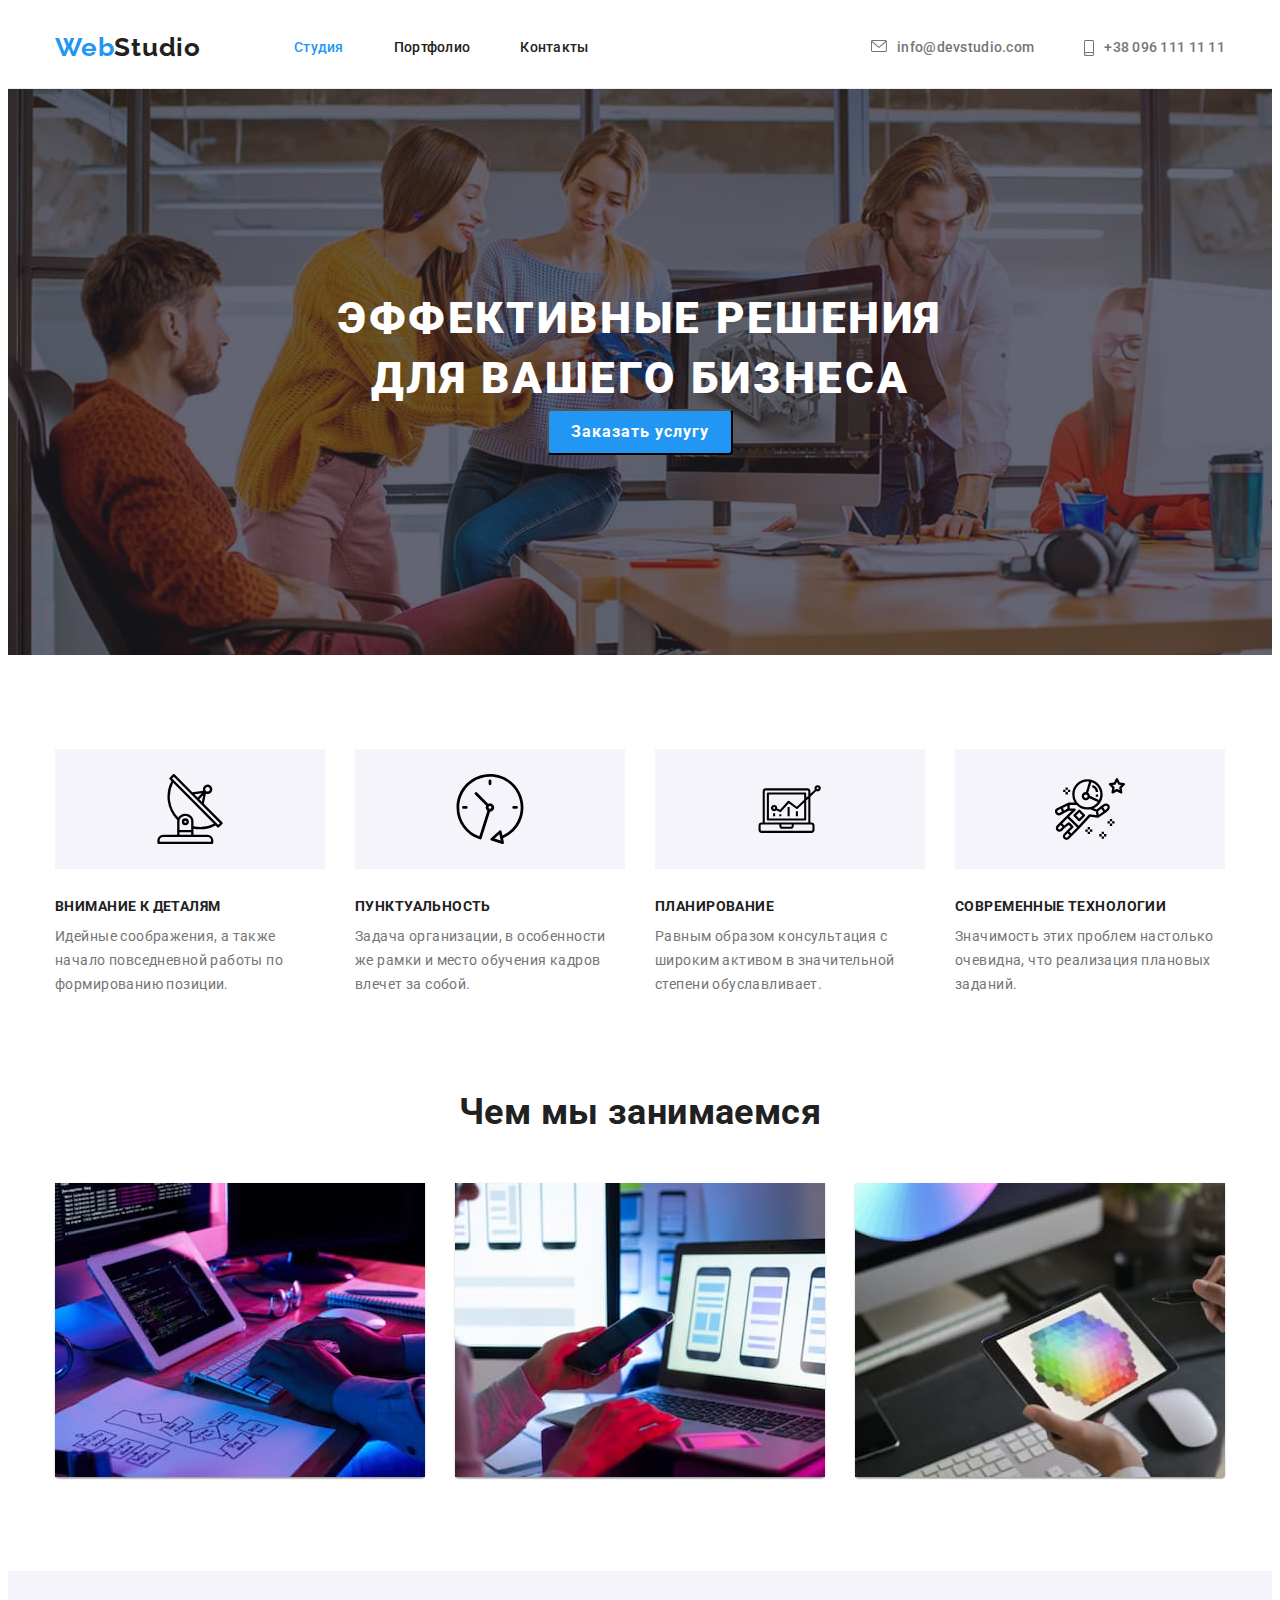
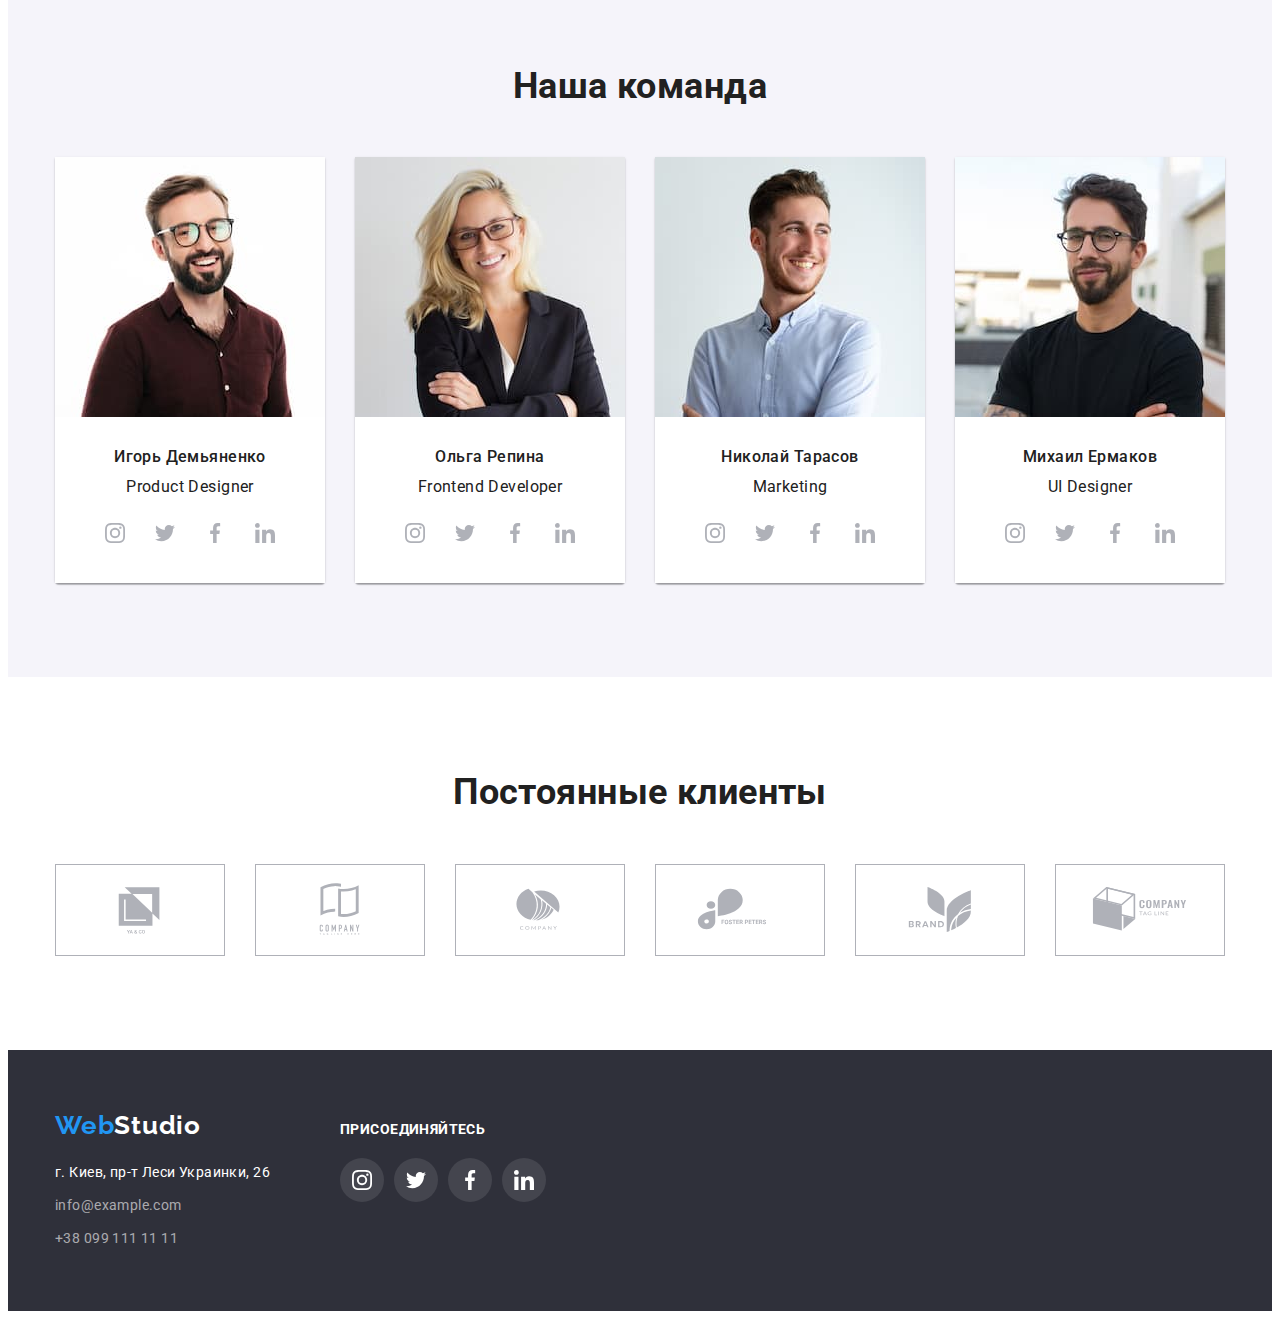
<file: index.html>
<!DOCTYPE html>
<html lang="ru">
  <head>
    <meta charset="UTF-8" />
    <meta http-equiv="X-UA-Compatible" content="IE=edge" />
    <meta name="viewport" content="width=device-width, initial-scale=1.0" />
    <title>Document</title>
    <link
      rel="stylesheet"
      href="https://cdnjs.cloudflare.com/ajax/libs/modern-normalize/1.1.0/modern-normalize.min.css"
      integrity="sha512-wpPYUAdjBVSE4KJnH1VR1HeZfpl1ub8YT/NKx4PuQ5NmX2tKuGu6U/JRp5y+Y8XG2tV+wKQpNHVUX03MfMFn9Q=="
      crossorigin="anonymous"
      referrerpolicy="no-referrer"
    />
    <link rel="stylesheet" href="./css/styles.css" />
    <link rel="preconnect" href="https://fonts.googleapis.com" />
    <link rel="preconnect" href="https://fonts.gstatic.com" crossorigin />
    <link
      href="https://fonts.googleapis.com/css2?family=Raleway:wght@700&family=Roboto:wght@400;500;700;900&display=swap"
      rel="stylesheet"
    />
  </head>

  <body>
    <header class="header">
      <div class="container">
        <!--Робимо верхню рамку-->

        <nav class="nav">
          <a class="logo" href="./index.html" rel="noopener nofollow noreferrer"
            >Web<span class="logo-span">Studio</span></a
          >
          <ul class="nav-list ul">
            <li class="li">
              <a class="navigation-header current" href="./index.html"
                >Студия</a
              >
            </li>
            <li class="li">
              <a class="navigation-header" href="./portfolio.html">Портфолио</a>
            </li>
            <li class="li">
              <a class="navigation-header" href="#">Контакты</a>
            </li>
          </ul>
          <ul class="contacts-list ul">
            <li class="li contacts-icon">
              <a class="navigation-contacts" href="mailto:info@devstudio.com">
                <svg class="contacts-envelope">
                  <use href="./images/icon.svg#icon-envelope"></use>
                </svg>
                info@devstudio.com</a
              >
            </li>
            <li class="li contacts-icon">
              <a class="navigation-contacts" href="tel:+380961111111">
                <svg class="contacts-phone">
                  <use href="./images/icon.svg#icon-smartphone"></use>
                </svg>
                +38 096 111 11 11</a
              >
            </li>
          </ul>
        </nav>
      </div>
    </header>

    <!-- Hero  -->

    <main>
      <section class="hero grey">
        <div class="container">
          <h1 class="hero-header">Эффективные решения для вашего бизнеса</h1>
          <button type="button" class="button primary">Заказать услугу</button>
        </div>
      </section>

      <!-- Описание преимуществ -->

      <section class="advantage">
        <div class="container">
          <h2 hidden>Преимущества</h2>
          <ul class="advant-list li">
            <li class="advant-item">
              <div class="advant-bg">
                <svg class="advant-icon">
                  <use href="./images/icon.svg#icon-antenna-1"></use>
                </svg>
              </div>
              <h3 class="advant-title">ВНИМАНИЕ К ДЕТАЛЯМ</h3>
              <p class="advant-text">
                Идейные соображения, а также начало повседневной работы по
                формированию позиции.
              </p>
            </li>
            <li class="advant-item">
              <div class="advant-bg">
                <svg class="advant-icon">
                  <use href="./images/icon.svg#icon-clock-1"></use>
                </svg>
              </div>
              <h3 class="advant-title">ПУНКТУАЛЬНОСТЬ</h3>
              <p class="advant-text">
                Задача организации, в особенности же рамки и место обучения
                кадров влечет за собой.
              </p>
            </li>
            <li class="advant-item">
              <div class="advant-bg">
                <svg class="advant-icon">
                  <use href="./images/icon.svg#icon-diagram-1"></use>
                </svg>
              </div>
              <h3 class="advant-title">ПЛАНИРОВАНИЕ</h3>
              <p class="advant-text">
                Равным образом консультация с широким активом в значительной
                степени обуславливает.
              </p>
            </li>
            <li class="advant-item">
              <div class="advant-bg">
                <svg class="advant-icon">
                  <use href="./images/icon.svg#icon-astronaut-1"></use>
                </svg>
              </div>
              <h3 class="advant-title">СОВРЕМЕННЫЕ ТЕХНОЛОГИИ</h3>
              <p class="advant-text">
                Значимость этих проблем настолько очевидна, что реализация
                плановых заданий.
              </p>
            </li>
          </ul>
        </div>
      </section>

      <!-- Чем занимаемся -->
      <section class="work">
        <div class="container">
          <h2 class="work-head">Чем мы занимаемся</h2>
          <ul class="work-list li card-set">
            <li class="work-pic card-set-item">
              <img
                src="./images/Coders1.jpg"
                alt="Мы занимаемся кодингом"
                width="370"
                height="294"
              />
            </li>
            <li class="work-pic card-set-item">
              <img
                src="./images/Phones2.jpg"
                alt="Мы занимаемся настройкой телефонов"
                width="370"
                height="294"
              />
            </li>
            <li class="work-pic card-set-item">
              <img
                src="./images/Raduga3.jpg"
                alt="Мы делаем радугу"
                width="370"
                height="294"
              />
            </li>
          </ul>
        </div>
      </section>

      <!--  Команда-->
      <section class="team">
        <div class="container team-container">
          <h2 class="team-header">Наша команда</h2>
          <ul class="team-list li card-set">
            <li class="card-set-item">
              <figure class="team-pic li">
                <img
                  src="./images/Igor2.jpg"
                  alt="Фотография Игоря Демьяненко"
                  width="270"
                  height="260"
                />
                <figcaption class="team-caption">
                  <h3 class="team-title">Игорь Демьяненко</h3>
                  <p lang="en" class="team-par">Product Designer</p>
                  <ul class="li team-sm-list">
                    <li class="sm-item">
                      <a
                        class="team-social-media"
                        href=""
                        target="_blank"
                        rel="noopener noreference"
                      >
                        <svg class="sm-link">
                          <use href="./images/icon.svg#icon-instagram-1"></use>
                        </svg>
                      </a>
                    </li>
                    <li class="sm-item">
                      <a
                        class="team-social-media"
                        href=""
                        target="_blank"
                        rel="noopener noreference"
                      >
                        <svg class="sm-link">
                          <use href="./images/icon.svg#icon-twitter-1"></use>
                        </svg>
                      </a>
                    </li>
                    <li class="sm-item">
                      <a
                        class="team-social-media"
                        href=""
                        target="_blank"
                        rel="noopener noreference"
                      >
                        <svg class="sm-link">
                          <use href="./images/icon.svg#icon-facebook-1"></use>
                        </svg>
                      </a>
                    </li>
                    <li class="sm-item">
                      <a
                        class="team-social-media"
                        href=""
                        target="_blank"
                        rel="noopener noreference"
                      >
                        <svg class="sm-link">
                          <use href="./images/icon.svg#icon-linkedin-1"></use>
                        </svg>
                      </a>
                    </li>
                  </ul>
                </figcaption>
              </figure>
            </li>
            <li class="card-set-item">
              <figure class="team-pic li">
                <img
                  src="./images/Olga2.jpg"
                  alt="Фотография Ольги Репиной"
                  width="270"
                  height="260"
                />
                <figcaption class="team-caption">
                  <h3 class="team-title">Ольга Репина</h3>
                  <p lang="en" class="team-par">Frontend Developer</p>
                  <ul class="li team-sm-list">
                    <li class="sm-item">
                      <a
                        class="team-social-media"
                        href=""
                        target="_blank"
                        rel="noopener noreference"
                      >
                        <svg class="sm-link">
                          <use href="./images/icon.svg#icon-instagram-1"></use>
                        </svg>
                      </a>
                    </li>
                    <li class="sm-item">
                      <a
                        class="team-social-media"
                        href=""
                        target="_blank"
                        rel="noopener noreference"
                      >
                        <svg class="sm-link">
                          <use href="./images/icon.svg#icon-twitter-1"></use>
                        </svg>
                      </a>
                    </li>
                    <li class="sm-item">
                      <a
                        class="team-social-media"
                        href=""
                        target="_blank"
                        rel="noopener noreference"
                      >
                        <svg class="sm-link">
                          <use href="./images/icon.svg#icon-facebook-1"></use>
                        </svg>
                      </a>
                    </li>
                    <li class="sm-item">
                      <a
                        class="team-social-media"
                        href=""
                        target="_blank"
                        rel="noopener noreference"
                      >
                        <svg class="sm-link">
                          <use href="./images/icon.svg#icon-linkedin-1"></use>
                        </svg>
                      </a>
                    </li>
                  </ul>
                </figcaption>
              </figure>
            </li>
            <li class="card-set-item">
              <figure class="team-pic li">
                <img
                  src="./images/Nikolay2.jpg"
                  alt="Фотография Николая Тарасова"
                  width="270"
                  height="260"
                />
                <figcaption class="team-caption">
                  <h3 class="team-title">Николай Тарасов</h3>
                  <p lang="en" class="team-par">Marketing</p>
                  <ul class="li team-sm-list">
                    <li class="sm-item">
                      <a
                        class="team-social-media"
                        href=""
                        target="_blank"
                        rel="noopener noreference"
                      >
                        <svg class="sm-link">
                          <use href="./images/icon.svg#icon-instagram-1"></use>
                        </svg>
                      </a>
                    </li>
                    <li class="sm-item">
                      <a
                        class="team-social-media"
                        href=""
                        target="_blank"
                        rel="noopener noreference"
                      >
                        <svg class="sm-link">
                          <use href="./images/icon.svg#icon-twitter-1"></use>
                        </svg>
                      </a>
                    </li>
                    <li class="sm-item">
                      <a
                        class="team-social-media"
                        href=""
                        target="_blank"
                        rel="noopener noreference"
                      >
                        <svg class="sm-link">
                          <use href="./images/icon.svg#icon-facebook-1"></use>
                        </svg>
                      </a>
                    </li>
                    <li class="sm-item">
                      <a
                        class="team-social-media"
                        href=""
                        target="_blank"
                        rel="noopener noreference"
                      >
                        <svg class="sm-link">
                          <use href="./images/icon.svg#icon-linkedin-1"></use>
                        </svg>
                      </a>
                    </li>
                  </ul>
                </figcaption>
              </figure>
            </li>
            <li class="card-set-item">
              <figure class="team-pic li">
                <img
                  src="./images/Michail2.jpg"
                  alt="Фотография Михаила Ермакова"
                  width="270"
                  height="260"
                />
                <figcaption class="team-caption">
                  <h3 class="team-title">Михаил Ермаков</h3>
                  <p lang="en" class="team-par">UI Designer</p>
                  <ul class="li team-sm-list">
                    <li class="sm-item">
                      <a
                        class="team-social-media"
                        href=""
                        target="_blank"
                        rel="noopener noreference"
                      >
                        <svg class="sm-link">
                          <use href="./images/icon.svg#icon-instagram-1"></use>
                        </svg>
                      </a>
                    </li>
                    <li class="sm-item">
                      <a
                        class="team-social-media"
                        href=""
                        target="_blank"
                        rel="noopener noreference"
                      >
                        <svg class="sm-link">
                          <use href="./images/icon.svg#icon-twitter-1"></use>
                        </svg>
                      </a>
                    </li>
                    <li class="sm-item">
                      <a
                        class="team-social-media"
                        href=""
                        target="_blank"
                        rel="noopener noreference"
                      >
                        <svg class="sm-link">
                          <use href="./images/icon.svg#icon-facebook-1"></use>
                        </svg>
                      </a>
                    </li>
                    <li class="sm-item">
                      <a
                        class="team-social-media"
                        href=""
                        target="_blank"
                        rel="noopener noreference"
                      >
                        <svg class="sm-link">
                          <use href="./images/icon.svg#icon-linkedin-1"></use>
                        </svg>
                      </a>
                    </li>
                  </ul>
                </figcaption>
              </figure>
            </li>
          </ul>
        </div>
      </section>

      <!-- Постоянные клиенты  -->

      <section class="clients">
        <div class="container">
          <h2 class="clients-header">Постоянные клиенты</h2>
          <ul class="li clients-list">
            <li class="clients-items">
              <a
                class="clients-link"
                href=""
                target="_blank"
                rel="noopener noreference"
                aria-label="Клиент 1"
              >
                <svg class="clients-icon" width="106" height="60">
                  <use href="./images/icon.svg#icon-Logo1"></use>
                </svg>
              </a>
            </li>
            <li class="clients-items">
              <a
                class="clients-link"
                href=""
                target="_blank"
                rel="noopener noreference"
                aria-label="Клиент 2"
              >
                <svg class="clients-icon" width="106" height="60">
                  <use href="./images/icon.svg#icon-Logo2"></use>
                </svg>
              </a>
            </li>
            <li class="clients-items">
              <a
                class="clients-link"
                href=""
                target="_blank"
                rel="noopener noreference"
                aria-label="Клиент 3"
              >
                <svg class="clients-icon" width="106" height="60">
                  <use href="./images/icon.svg#icon-Logo3"></use>
                </svg>
              </a>
            </li>
            <li class="clients-items">
              <a
                class="clients-link"
                href=""
                target="_blank"
                rel="noopener noreference"
                aria-label="Клиент 4"
              >
                <svg class="clients-icon" width="106" height="60">
                  <use href="./images/icon.svg#icon-Logo4"></use>
                </svg>
              </a>
            </li>
            <li class="clients-items">
              <a
                class="clients-link"
                href=""
                target="_blank"
                rel="noopener noreference"
                aria-label="Клиент 5"
              >
                <svg class="clients-icon" width="106" height="60">
                  <use href="./images/icon.svg#icon-Logo5"></use>
                </svg>
              </a>
            </li>
            <li class="clients-items">
              <a
                class="clients-link"
                href=""
                target="_blank"
                rel="noopener noreference"
                aria-label="Клиент 6"
              >
                <svg class="clients-icon" width="106" height="60">
                  <use href="./images/icon.svg#icon-Logo6"></use>
                </svg>
              </a>
            </li>
          </ul>
        </div>
      </section>
    </main>

    <!-- Футтер -->

    <footer class="footer grey">
      <div class="container">
        <ul class="footer-list li">
          <li class="footer-list-item">
            <a class="logo" href="./index.html"
              >Web<span class="logo-footer">Studio</span></a
            >
            <address class="address">
              <ul class="li">
                <li class="address-phisic">г. Киев, пр-т Леси Украинки, 26</li>
                <li class="address-digit mail">
                  <a class="navigation-address" href="mailto:info@example.com"
                    >info@example.com</a
                  >
                </li>
                <li class="address-digit tel">
                  <a class="navigation-address" href="tel:+380991111111"
                    >+38 099 111 11 11</a
                  >
                </li>
              </ul>
            </address>
          </li>
          <li class="footer-list-item">
            <h3 class="footer-header">Присоединяйтесь</h3>
            <ul class="li footer-sm-list">
              <li class="footer-sm-item">
                <a
                  class="footer-social-media"
                  href=""
                  target="_blank"
                  rel="noopener noreference"
                >
                  <svg class="footer-sm-link">
                    <use href="./images/icon.svg#icon-instagram-1"></use>
                  </svg>
                </a>
              </li>
              <li class="footer-sm-item">
                <a
                  class="footer-social-media"
                  href=""
                  target="_blank"
                  rel="noopener noreference"
                >
                  <svg class="footer-sm-link">
                    <use href="./images/icon.svg#icon-twitter-1"></use>
                  </svg>
                </a>
              </li>
              <li class="footer-sm-item">
                <a
                  class="footer-social-media"
                  href=""
                  target="_blank"
                  rel="noopener noreference"
                >
                  <svg class="footer-sm-link">
                    <use href="./images/icon.svg#icon-facebook-1"></use>
                  </svg>
                </a>
              </li>
              <li class="footer-sm-item">
                <a
                  class="footer-social-media"
                  href=""
                  target="_blank"
                  rel="noopener noreference"
                >
                  <svg class="footer-sm-link">
                    <use href="./images/icon.svg#icon-linkedin-1"></use>
                  </svg>
                </a>
              </li>
            </ul>
          </li>
        </ul>
      </div>
    </footer>
  </body>
</html>
</file>
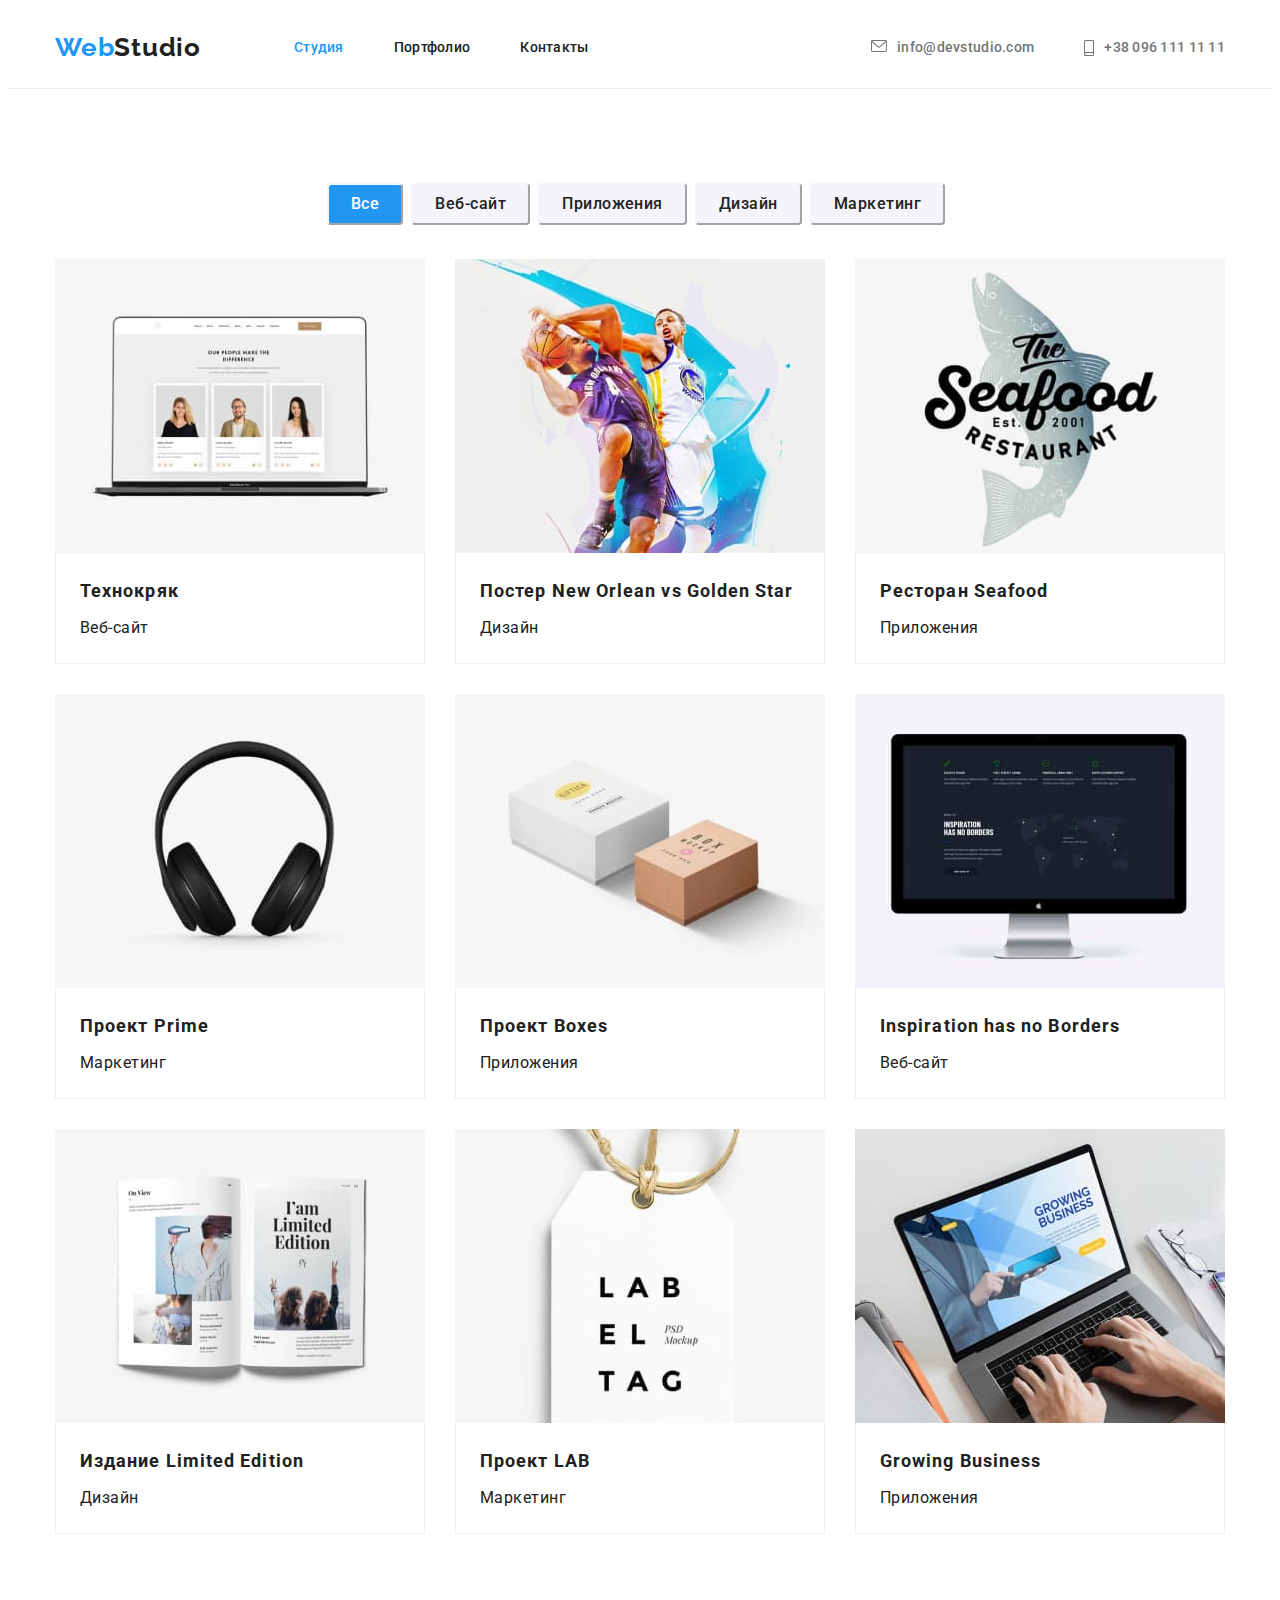
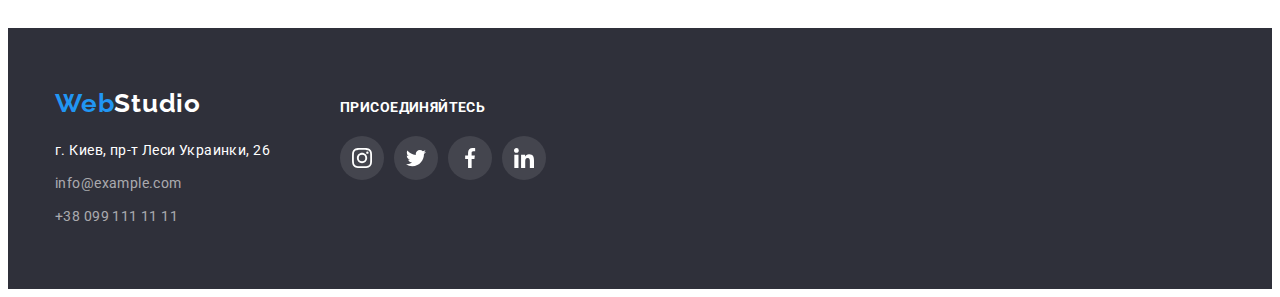
<file: portfolio.html>
<!DOCTYPE html>
<html lang="ru">
  <head>
    <meta charset="UTF-8" />
    <meta http-equiv="X-UA-Compatible" content="IE=edge" />
    <meta name="viewport" content="width=device-width, initial-scale=1.0" />
    <title>Document</title>
    <link
      rel="stylesheet"
      href="https://cdnjs.cloudflare.com/ajax/libs/modern-normalize/1.1.0/modern-normalize.min.css"
      integrity="sha512-wpPYUAdjBVSE4KJnH1VR1HeZfpl1ub8YT/NKx4PuQ5NmX2tKuGu6U/JRp5y+Y8XG2tV+wKQpNHVUX03MfMFn9Q=="
      crossorigin="anonymous"
      referrerpolicy="no-referrer"
    />
    <link rel="stylesheet" href="./css/styles.css" />
    <link rel="preconnect" href="https://fonts.googleapis.com" />
    <link rel="preconnect" href="https://fonts.gstatic.com" crossorigin />
    <link
      href="https://fonts.googleapis.com/css2?family=Raleway:wght@700&family=Roboto:wght@400;500;700;900&display=swap"
      rel="stylesheet"
    />
  </head>
  <body>
    <header class="header">
      <div class="container">
        <!--Робимо верхню рамку-->

        <nav class="nav">
          <a class="logo" href="./index.html" rel="noopener nofollow noreferrer"
            >Web<span class="logo-span">Studio</span></a
          >
          <ul class="nav-list ul">
            <li class="li">
              <a class="navigation-header current" href="./index.html"
                >Студия</a
              >
            </li>
            <li class="li">
              <a class="navigation-header" href="./portfolio.html">Портфолио</a>
            </li>
            <li class="li">
              <a class="navigation-header" href="#">Контакты</a>
            </li>
          </ul>
          <ul class="contacts-list ul">
            <li class="li contacts-icon">
              <a class="navigation-contacts" href="mailto:info@devstudio.com">
                <svg class="contacts-envelope">
                  <use href="./images/icon.svg#icon-envelope"></use>
                </svg>
                info@devstudio.com</a
              >
            </li>
            <li class="li contacts-icon">
              <a class="navigation-contacts" href="tel:+380961111111">
                <svg class="contacts-phone">
                  <use href="./images/icon.svg#icon-smartphone"></use>
                </svg>
                +38 096 111 11 11</a
              >
            </li>
          </ul>
        </nav>
      </div>
    </header>

    <!-- Кнопки -->

    <main>
      <section class="section">
        <div class="container">
          <h1 hidden>Main</h1>
          <ul class="li filters">
            <li class="">
              <button type="button" class="button secondary current">
                Все
              </button>
            </li>
            <li class="">
              <button type="button" class="button secondary">Веб-сайт</button>
            </li>
            <li class="">
              <button type="button" class="button secondary">Приложения</button>
            </li>
            <li class="">
              <button type="button" class="button secondary">Дизайн</button>
            </li>
            <li class="">
              <button type="button" class="button secondary">Маркетинг</button>
            </li>
          </ul>
          <!-- Portfolio -->
          <ul class="li portfolio card-set">
            <li class="card-set-item portfolio-item">
              <figure class="li">
                <img
                  class="portfolio-image"
                  src="./images/portfolio/img.jpg"
                  alt="Технокряк"
                  width="370"
                  height="294"
                />
                <figcaption class="portfolio-figure">
                  <h2 class="portfolio-head">Технокряк</h2>
                  <p class="portfolio-class">Веб-сайт</p>
                </figcaption>
              </figure>
            </li>
            <li class="card-set-item portfolio-item">
              <figure class="li">
                <img
                  class="portfolio-image"
                  src="./images/portfolio/img-1.jpg"
                  alt="Постер New Orlean vs Golden Star"
                  width="370"
                  height="294"
                />
                <figcaption class="portfolio-figure">
                  <h2 class="portfolio-head">
                    Постер New Orlean vs Golden Star
                  </h2>
                  <p class="portfolio-class">Дизайн</p>
                </figcaption>
              </figure>
            </li>
            <li class="card-set-item portfolio-item">
              <figure class="li">
                <img
                  class="portfolio-image"
                  src="./images/portfolio/img-2.jpg"
                  alt="Ресторан Seafood"
                  width="370"
                  height="294"
                />
                <figcaption class="portfolio-figure">
                  <h2 class="portfolio-head">Ресторан Seafood</h2>
                  <p class="portfolio-class">Приложения</p>
                </figcaption>
              </figure>
            </li>
            <li class="card-set-item portfolio-item">
              <figure class="li">
                <img
                  class="portfolio-image"
                  src="./images/portfolio/img-3.jpg"
                  alt="Проект Prime"
                  width="370"
                  height="294"
                />
                <figcaption class="portfolio-figure">
                  <h2 class="portfolio-head">Проект Prime</h2>
                  <p class="portfolio-class">Маркетинг</p>
                </figcaption>
              </figure>
            </li>
            <li class="card-set-item portfolio-item">
              <figure class="li">
                <img
                  class="portfolio-image"
                  src="./images/portfolio/img-4.jpg"
                  alt="Проект Boxes"
                  width="370"
                  height="294"
                />
                <figcaption class="portfolio-figure">
                  <h2 lang="en" class="portfolio-head">Проект Boxes</h2>
                  <p class="portfolio-class">Приложения</p>
                </figcaption>
              </figure>
            </li>
            <li class="card-set-item portfolio-item">
              <figure class="li">
                <img
                  class="portfolio-image"
                  lang="en"
                  src="./images/portfolio/img-5.jpg"
                  alt="Inspiration has no Borders"
                  width="370"
                  height="294"
                />
                <figcaption class="portfolio-figure">
                  <h2 class="portfolio-head">Inspiration has no Borders</h2>
                  <p class="portfolio-class">Веб-сайт</p>
                </figcaption>
              </figure>
            </li>
            <li class="card-set-item portfolio-item">
              <figure class="li">
                <img
                  class="portfolio-image"
                  src="./images/portfolio/img-6.jpg"
                  alt="Издание Limited Edition"
                  width="370"
                  height="294"
                />
                <figcaption class="portfolio-figure">
                  <h2 class="portfolio-head">Издание Limited Edition</h2>
                  <p class="portfolio-class">Дизайн</p>
                </figcaption>
              </figure>
            </li>
            <li class="card-set-item portfolio-item">
              <figure class="li">
                <img
                  class="portfolio-image"
                  src="./images/portfolio/img-7.jpg"
                  alt="Проект LAB"
                  width="370"
                  height="294"
                />
                <figcaption class="portfolio-figure">
                  <h2 class="portfolio-head">Проект LAB</h2>
                  <p class="portfolio-class">Маркетинг</p>
                </figcaption>
              </figure>
            </li>
            <li class="card-set-item portfolio-item">
              <figure class="li">
                <img
                  class="portfolio-image"
                  lang="en"
                  src="./images/portfolio/img-8.jpg"
                  alt="Growing Business"
                  width="370"
                  height="294"
                />
                <figcaption class="portfolio-figure">
                  <h2 class="portfolio-head">Growing Business</h2>
                  <p class="portfolio-class">Приложения</p>
                </figcaption>
              </figure>
            </li>
          </ul>
        </div>
      </section>
    </main>

    <footer class="footer grey">
      <div class="container">
        <ul class="footer-list li">
          <li class="footer-list-item">
            <a class="logo" href="./index.html"
              >Web<span class="logo-footer">Studio</span></a
            >
            <address class="address">
              <ul class="li">
                <li class="address-phisic">г. Киев, пр-т Леси Украинки, 26</li>
                <li class="address-digit mail">
                  <a class="navigation-address" href="mailto:info@example.com"
                    >info@example.com</a
                  >
                </li>
                <li class="address-digit tel">
                  <a class="navigation-address" href="tel:+380991111111"
                    >+38 099 111 11 11</a
                  >
                </li>
              </ul>
            </address>
          </li>
          <li class="footer-list-item">
            <h3 class="footer-header">Присоединяйтесь</h3>
            <ul class="li footer-sm-list">
              <li class="footer-sm-item">
                <a
                  class="footer-social-media"
                  href=""
                  target="_blank"
                  rel="noopener noreference"
                >
                  <svg class="footer-sm-link">
                    <use href="./images/icon.svg#icon-instagram-1"></use>
                  </svg>
                </a>
              </li>
              <li class="footer-sm-item">
                <a
                  class="footer-social-media"
                  href=""
                  target="_blank"
                  rel="noopener noreference"
                >
                  <svg class="footer-sm-link">
                    <use href="./images/icon.svg#icon-twitter-1"></use>
                  </svg>
                </a>
              </li>
              <li class="footer-sm-item">
                <a
                  class="footer-social-media"
                  href=""
                  target="_blank"
                  rel="noopener noreference"
                >
                  <svg class="footer-sm-link">
                    <use href="./images/icon.svg#icon-facebook-1"></use>
                  </svg>
                </a>
              </li>
              <li class="footer-sm-item">
                <a
                  class="footer-social-media"
                  href=""
                  target="_blank"
                  rel="noopener noreference"
                >
                  <svg class="footer-sm-link">
                    <use href="./images/icon.svg#icon-linkedin-1"></use>
                  </svg>
                </a>
              </li>
            </ul>
          </li>
        </ul>
      </div>
    </footer>
  </body>
</html>
</file>
<file: css/styles.css>
/* main */
:root{
    /* Colors */
    --color-text-main: #212121;
    --color-text-secondary: #757575;
    --color-button-prima:#FFFFFF;
    --color-button-second:#2196F3;
    --color-botton-hover: #188CE8;
    --color-bg-hero: #2F303A;
    --color-bg-secondary:#F5F4FA;
    --color-border:#EEEEEE;
    --color-header-border: #ECECEC;
    --color-clients: #AFB1B8;
    
    /*Змінні для сітки  */
    --item-number: 3;
    --indent: 30px;
}

/* обнулення стилів */
.li {
    list-style: none;
    margin: 0;
    padding: 0;
}

/* Змінні для сітки */

.card-set{display: flex;
flex-wrap: wrap;
margin: calc(-1 * var(--indent) /2);
}

.card-set-item{flex-basis: calc((100% - var(--indent) * var(--item-number)) / var(--item-number));
margin:calc(var(--indent) / 2)
}

/* селектори тегів */
*,
*::before,
*::after{box-sizing: border-box;}
body {
    font-family: 'Roboto', sans-serif;
    font-size: 14px;
    letter-spacing: 0.03em;
    color: var(--color-text-main);
}
h1,h2,h3,h4,p{
    margin: 0;
}

h2{
    font-weight: 700;
    font-size: 36px;
    line-height: 1.17;
    text-align: center;
}

h3{
    

}
img{display: block;
max-width: 100%;
height:auto;
} 


/* контейнер */

.container{box-sizing: border-box;    

width: 1200px;
padding-left: 15px;
padding-right: 15px;
margin-left: auto;
margin-right: auto;}

/* Верхня рамка */

.header{border-bottom: 1px solid var(--color-header-border);}

.navigation-header {
    text-decoration: none;
    color: var(--color-text-main);
    font-weight: 500;
    line-height: 1.14;
    letter-spacing: 0.02em;}
    
.current {
    color: var(--color-button-second)
}



/* logo */
.logo {
    display: inline-block;

    text-decoration: none;
    color: var(--color-button-second);
    font-family: 'Raleway', sans-serif;
    font-style: normal;
    font-weight: 700;
    font-size: 26px;
    line-height: 1.2;
    letter-spacing: 0.03em;  
}

.logo .logo-span{color: var(--color-text-main);}
.logo-footer{display: inline-flex;
    color: var(--color-button-prima);
margin-bottom: 20px;}

/* Navigation */
.nav{display: flex;
align-items: center;
}

.nav-list{display: flex;
    margin:0;
    padding-left: 0;
margin-left: 93px;}
.nav-list .li + .li {margin-left: 50px;
}


.navigation-contacts{
    color: var(--color-text-secondary);
    text-decoration: none;
    font-weight: 500;
    line-height: 1.14;
    letter-spacing: 0.02em;
}



/* Contacts */
.contacts-list{display: flex;
    margin:0;
    padding-left: 0;
    margin-left: auto;
}
.contacts-list .li + .li{margin-left: 50px;
}

.navigation-header, 
.navigation-contacts{
    display: flex;
    
    padding-top: 32px;
    padding-bottom: 32px;}

.navigation-header:hover,
.navigation-header:focus,
.navigation-contacts:hover,
.navigation-contacts:focus,
.navigation-address:hover,
.navigation-address:focus
 {
    color: var(--color-button-second);
    filter: drop-shadow(rgba(0, 0, 0, 0.25));
}

.contacts-icon{
    display: flex;
    justify-content:center;
    align-items: center;
}
.contacts-envelope{
    width: 16px;
    height: 12px;
    margin-right: 10px;
    fill: currentColor;
}
.contacts-phone {
    width: 10px;
    height: 16px;
    margin-right: 10px;
    fill: currentColor;
}




/* Hero */

.hero{
text-align: center;
align-items: center;

}
.hero-header {
        max-width: 650px;
        margin: 0 auto;
    

    color: var(--color-button-prima);
    font-weight: 900;
    font-size: 44px;
    line-height: 1.36;
    letter-spacing: 0.06em;
    text-transform: uppercase;
  
}
.grey {
    background-color: var(--color-bg-hero);
    padding: 60px 0;
    padding-top: 60px;

 
}
.hero.grey{
    padding: 200px 0;

    background-image: linear-gradient(rgba(47, 48, 58, 0.4), rgba(47, 48, 58, 0.4)), url(../images/Hero.jpg);
    background-size: cover;
}

/* buttons */

.button{
    display: inline-block;
    padding: 6px 22px;
    font-size: 16px;
    border-radius: 4px;
    cursor: pointer;
     
}

.button.primary{
    background-color:var(--color-button-second);
    color: var(--color-button-prima);
    align-items: center;
    font-family: inherit;
    font-weight: 700;
    line-height: 1.88;
    letter-spacing: 0.06em;
    margin: auto;
 }

.button.primary:hover,
.button.primary:focus{background-color: var(--color-botton-hover);}
.button.secondary {
    
    background-color: var(--color-bg-secondary);
    color: var(--color-text-main);
    filter: drop-shadow(rgba(0, 0, 0, 0.25));
    border-color: var(--color-bg-secondary);
    font-family: inherit;
    font-weight: 500;
    line-height: 1.63;
    letter-spacing: 0.03em;
}

.button.secondary:hover,
.button.secondary:focus{
    background-color: var(--color-button-second);
    color: var(--color-button-prima);
    filter: drop-shadow(rgba(0, 0, 0, 0.25));
}

.button.secondary.current {
    background-color: var(--color-button-second);
        color: var(--color-button-prima);
        filter: drop-shadow(rgba(0, 0, 0, 0.25));
    }

/* Описание преимуществ */

.advantage{padding: 94px 0;}
.advant-list, .work-list, .team-list{
    display: flex;
}
/* .advant-list .li+.li {
    margin-left: 30px;
} */

/* 
.advant-item::before{
    content:"";
    display: inline-block;
    width: 270px;
    height: 120px;
    background-color: var(--color-bg-secondary);
    background-image: url("../images/icon.svg#icon-antenna-1");
} */

.advant-bg{
    display: flex;
    justify-content: center;
    align-items: center;

    margin-bottom: 30px;
    background-color: var(--color-bg-secondary);
    
    width: 270px;
    height: 120px;
}
.advant-icon{
    width: 70px;
    height: 70px;
}

/* Чем занимаемся */

.work{padding-bottom: 94px;}

/* Команда */

.card-set-item{
background: #FFFFFF;
   
box-shadow: 0px 1px 3px rgba(0, 0, 0, 0.12),
            0px 1px 1px rgba(0, 0, 0, 0.14), 
            0px 2px 1px rgba(0, 0, 0, 0.2);
border-radius: 0px 0px 4px 4px;
    }

.team-header{
margin-bottom: 50px;}

.team-list{--item-number: 4;
}

.team-caption{padding: 30px;
    background-color: var(--color-button-prima);
  
}

.advant-title.work.team-header.team-title{color:var(--color-text-main);
letter-spacing: 0.03em;}
.advant-text.team-par.portfolio-class {
    color: var(--color-text-secondary);
    text-shadow: gba(0, 0, 0, 0.25);
    letter-spacing: 0.03em;
}

.advant-title{margin: 0 0 10px 0;
    
    font-size: 14px;
    font-weight: 700;
    line-height: 1.14;
    text-transform: uppercase;}

.advant-text{font-weight: 400;
    line-height: 1.71;
    color: var(--color-text-secondary)
   }

.advant-item{margin-right: 30px;}

.team-sm-list{display: flex;
justify-content: center;
gap: 10px
;
}



.team-social-media{
border-radius: 50%;
display: flex;
align-items: center;
justify-content: center;
width: 40px;
height: 40px;
color: var(--color-clients);
}

.team-social-media:hover,
.team-social-media:focus{
    background-color: var(--color-button-second);
    color: var(--color-button-prima);
}

.sm-link{
    max-width: 20px;
    max-height: 20px;
    fill:currentColor;
}
/* Чем занимаемся */

.work-head{margin-bottom: 50px;}

/* Команда */
.team{background-color: var(--color-bg-secondary);
    padding-top: 94px;
    padding-bottom: 94px;}
.team-title{margin: 0 0 10px 0;
    
    font-weight: 500;
    font-size: 16px;
    line-height: 1.19;
    text-align: center;
    }
.team-par{font-weight: 400;
    font-size: 16px;
    line-height: 1.36;
    text-align: center;
    margin-bottom: 16px;
    }

/* Постоянные клиенты */

.clients{padding: 94px 0;}
.clients-header{padding-bottom: 50px;}

.clients-list{
    display: flex;
    justify-content: center;
    align-items: center;
    gap: 30px;
   
 }


.clients-items{display: flex;}
.clients-link{
    display: flex;
    justify-content: center;
    align-items: center;
 
    color: var(--color-clients);
    background-color: transparent;
    border-color: var(--color-clients);
    border-style: solid;
    border-width: 1px;
    width: 170px;
    height: 92px;
}
.clients-link:not(:last-child) {
    margin-right: 0px;
}
.clients-link:hover,
.clients-link:focus{
    color: var(--color-button-second);
    }

.clients-icon{ 
    fill:currentColor;} 

/* Футтер */

.address{font-weight: 400;
    font-style: normal;
    line-height: 1.71;
    letter-spacing: 0.03em;
}
.address-phisic{color: rgba(255, 255, 255, 1);
    margin-bottom: 9px;
  }

.navigation-address {
    color: rgba(255, 255, 255, 0.6);
    font-family: inherit;
    line-height: 1.71;
    text-decoration: none;}

.footer{margin-bottom: 0%;
}

.mail{ display: block;
    margin-bottom: 9px;}


.footer-list{display: flex;
gap: 70px;
align-items: baseline   ;}

.footer-header{margin-bottom: 20px;

    font-size: 14px;
    Line-height: 1.14;
    text-transform: uppercase;
    color: var(--color-button-prima);
}

.footer-sm-list{display: flex;
gap:10px;}

.footer-social-media {
    border-radius: 50%;
    display: flex;
    align-items: center;
    justify-content: center;
    width: 44px;
    height: 44px;
    color: var(--color-button-prima);
    background-color: rgba(255,255,255,0.1);
}


.footer-social-media:hover,
.footer-social-media:focus {
    background-color: var(--color-button-second);
    color: var(--color-button-prima);
}

.footer-sm-link {
    max-width: 20px;
    max-height: 20px;
    fill: currentColor;
}



/* PORTFOLIO */

.section{padding: 94px 0;}

/* Кнопки фільтрації */


.filters{display: flex;
justify-content: center;
margin-bottom: 34px;
}

.button.secondary{margin-right: 8px;}
.button.secondary:not(:last-child){margin: 0px;}

.portfolio-figure{padding: 20px 24px;
    border-bottom:1px solid var(--color-border);
    border-left: 1px solid var(--color-border);
    border-right: 1px solid var(--color-border);
}
.portfolio-head{margin-bottom: 4px;
    letter-spacing:0.06em;
    font-weight: 700;
    font-size: 18px;
    line-height: 2;
    text-align: left;
} 
.portfolio-class{font-weight: 400;
    font-size: 16px;
    line-height: 1.88;
    letter-spacing: 0.03em;}

.card-set-item.portfolio-item{box-shadow: none;}

.card-set-item.portfolio-item:hover{
    box-shadow: 0px 1px 3px rgba(0, 0, 0, 0.12),
            0px 1px 1px rgba(0, 0, 0, 0.14),
            0px 2px 1px rgba(0, 0, 0, 0.2);
}
</file>
